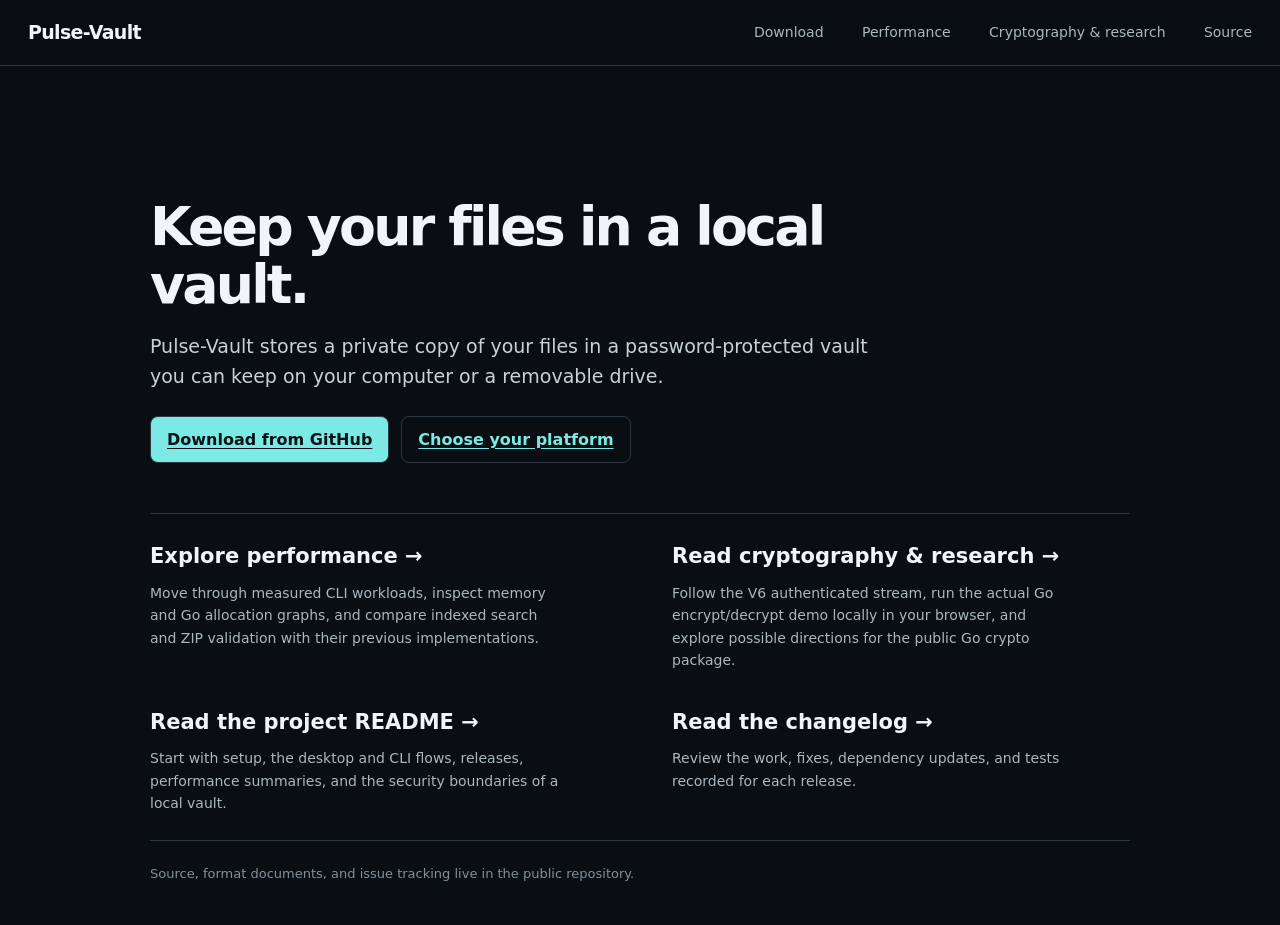
<file: docs/index.html>
<!doctype html>
<html lang="en">
  <head>
    <meta charset="utf-8">
    <meta name="viewport" content="width=device-width, initial-scale=1">
    <meta name="color-scheme" content="dark">
    <meta name="description" content="Pulse-Vault engineering notes: measured performance, cryptographic protocol, and research directions.">
    <title>Pulse-Vault field notes</title>
    <link rel="stylesheet" href="./performance/dashboard.css?v=20261107-field-notes">
    <style>
      .field-shell { width: min(980px, calc(100% - 48px)); margin: 0 auto; }
      .field-intro { padding: clamp(64px, 11vw, 132px) 0 50px; }
      .field-intro h1 { max-width: 820px; }
      .field-intro p:not(.eyebrow) { max-width: 730px; color: #c6d2d8; font-size: 19px; }
      .field-links { display: grid; grid-template-columns: repeat(2, minmax(0, 1fr)); gap: 34px 64px; padding: 26px 0; border-top: 1px solid var(--line); }
      .field-links a { display: block; margin-bottom: 8px; color: var(--text); font-size: 21px; font-weight: 650; text-decoration: none; }
      .field-links a:hover { color: var(--cyan-soft); }
      .field-actions { display: flex; flex-wrap: wrap; gap: 12px; margin-top: 24px; }
      .field-actions a { padding: 10px 16px; border: 1px solid var(--line); border-radius: 8px; font-weight: 650; }
      .field-actions a:first-child { background: var(--cyan-soft); color: #081317; }
      .field-links p { max-width: 410px; margin: 0; color: var(--muted); font-size: 14px; }
      .field-foot { padding: 23px 0 40px; border-top: 1px solid var(--line); color: var(--dim); font-size: 13px; }
      @media (max-width: 600px) {
        .field-shell { width: min(980px, calc(100% - 36px)); }
        .field-links { grid-template-columns: minmax(0, 1fr); gap: 22px; }
        .field-intro p:not(.eyebrow) { font-size: 17px; }
      }
    </style>
  </head>
  <body>
    <header class="site-header">
      <a class="wordmark" href="https://github.com/Z3r0s/Pulse-Vault">Pulse-Vault</a>
      <nav aria-label="Page navigation">
        <a href="https://github.com/Z3r0s/Pulse-Vault/releases/latest">Download</a>
        <a href="./performance/">Performance</a>
        <a href="./crypto/">Cryptography &amp; research</a>
        <a href="https://github.com/Z3r0s/Pulse-Vault">Source</a>
      </nav>
    </header>
    <main class="field-shell">
      <section class="field-intro">
        <h1>Keep your files in a local vault.</h1>
        <p>Pulse-Vault stores a private copy of your files in a password-protected vault you can keep on your computer or a removable drive.</p>
        <div class="field-actions">
          <a href="https://github.com/Z3r0s/Pulse-Vault/releases/latest">Download from GitHub</a>
          <a href="https://github.com/Z3r0s/Pulse-Vault/blob/main/docs/DOWNLOADS.md">Choose your platform</a>
        </div>
      </section>
      <section class="field-links" aria-label="Field notes">
        <article>
          <a href="./performance/">Explore performance →</a>
          <p>Move through measured CLI workloads, inspect memory and Go allocation graphs, and compare indexed search and ZIP validation with their previous implementations.</p>
        </article>
        <article>
          <a href="./crypto/">Read cryptography &amp; research →</a>
          <p>Follow the V6 authenticated stream, run the actual Go encrypt/decrypt demo locally in your browser, and explore possible directions for the public Go crypto package.</p>
        </article>
        <article>
          <a href="https://github.com/Z3r0s/Pulse-Vault/blob/main/README.md">Read the project README →</a>
          <p>Start with setup, the desktop and CLI flows, releases, performance summaries, and the security boundaries of a local vault.</p>
        </article>
        <article>
          <a href="https://github.com/Z3r0s/Pulse-Vault/blob/main/CHANGELOG.md">Read the changelog →</a>
          <p>Review the work, fixes, dependency updates, and tests recorded for each release.</p>
        </article>
      </section>
      <footer class="field-foot">Source, format documents, and issue tracking live in the public repository.</footer>
    </main>
  </body>
</html>
</file>
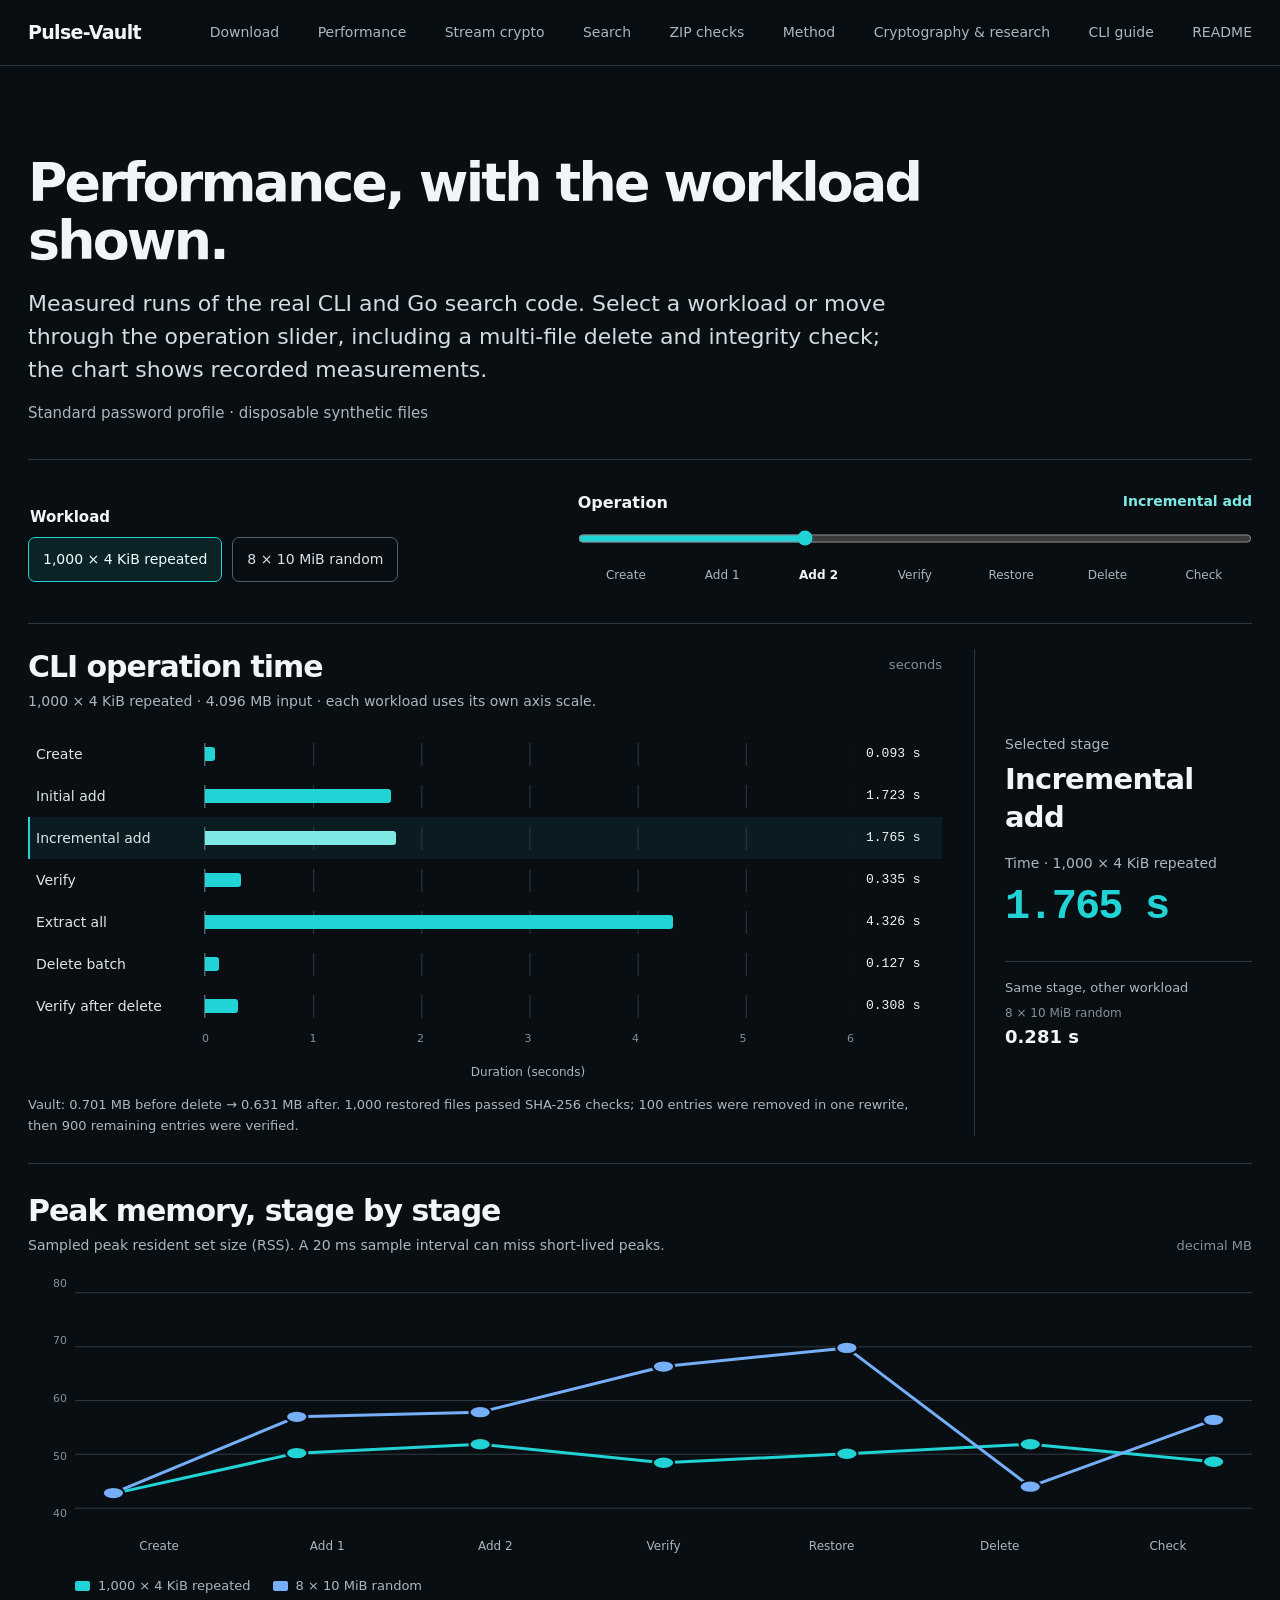
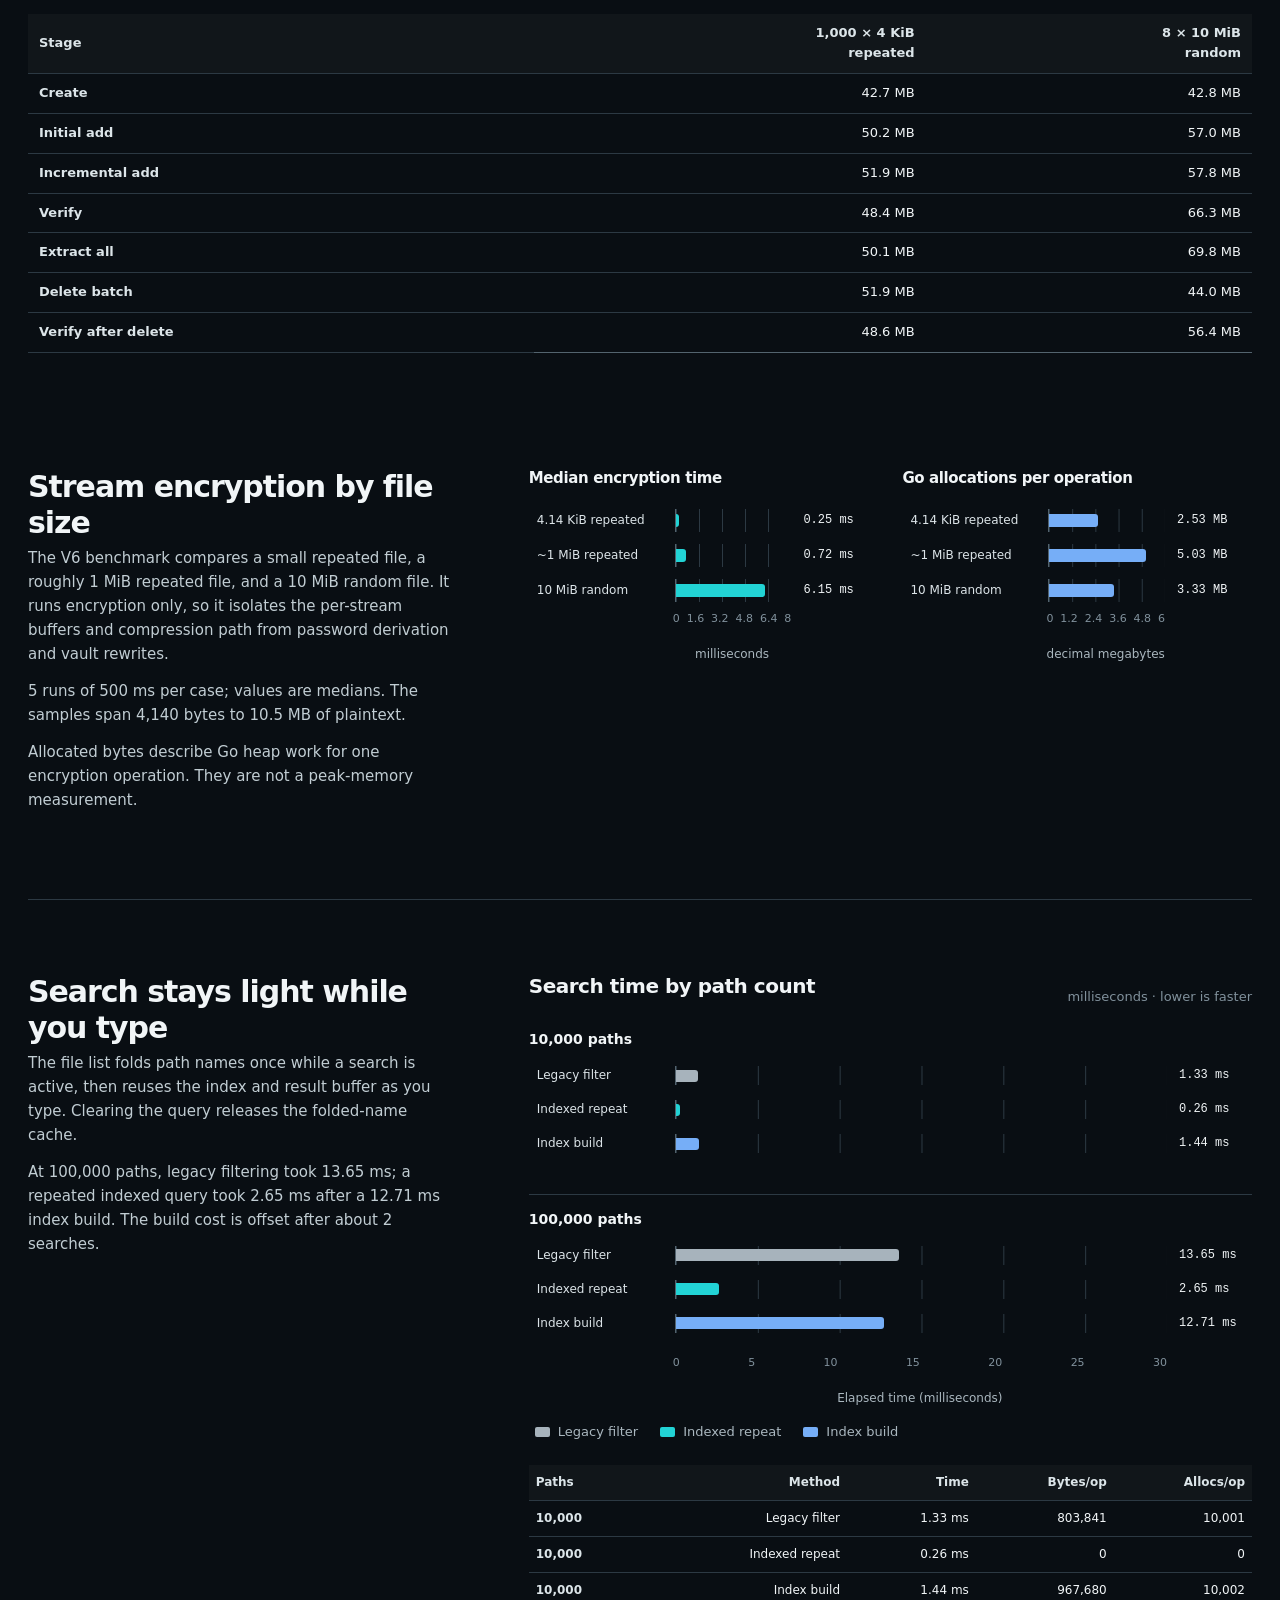
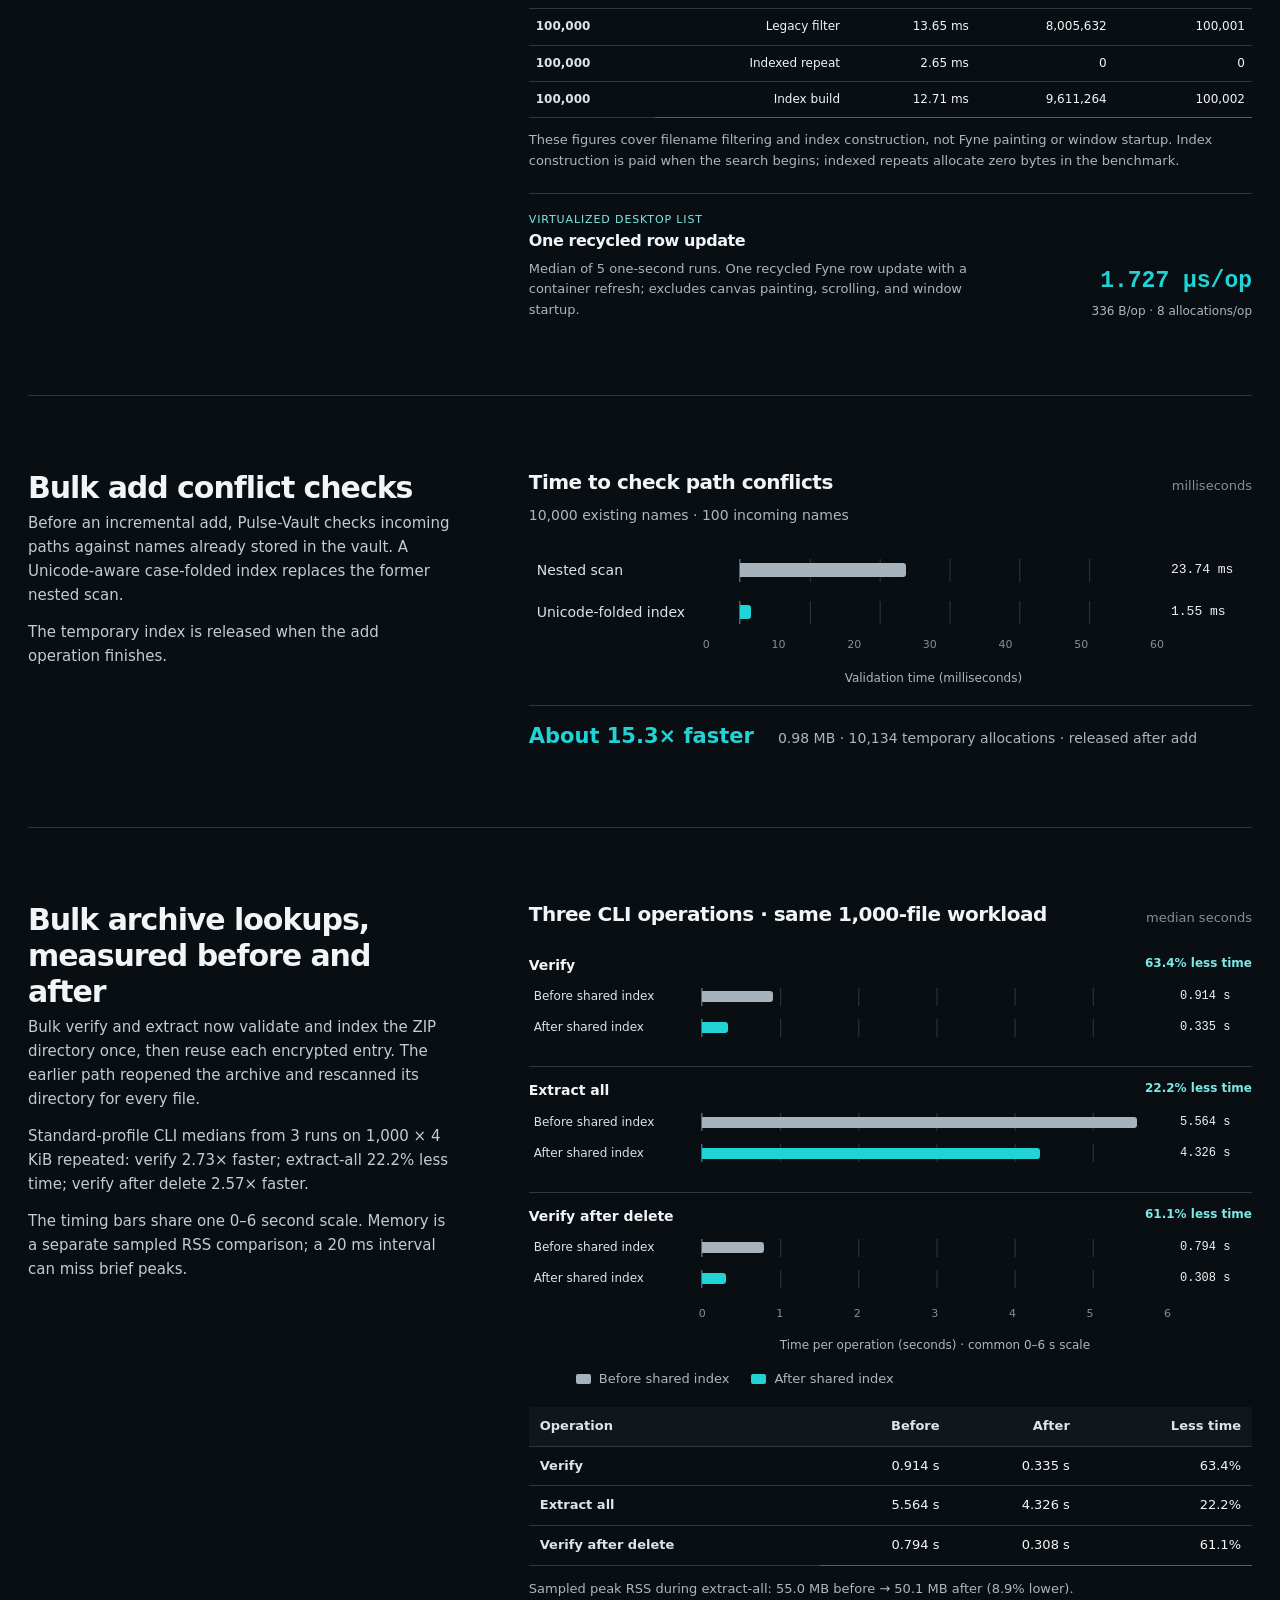
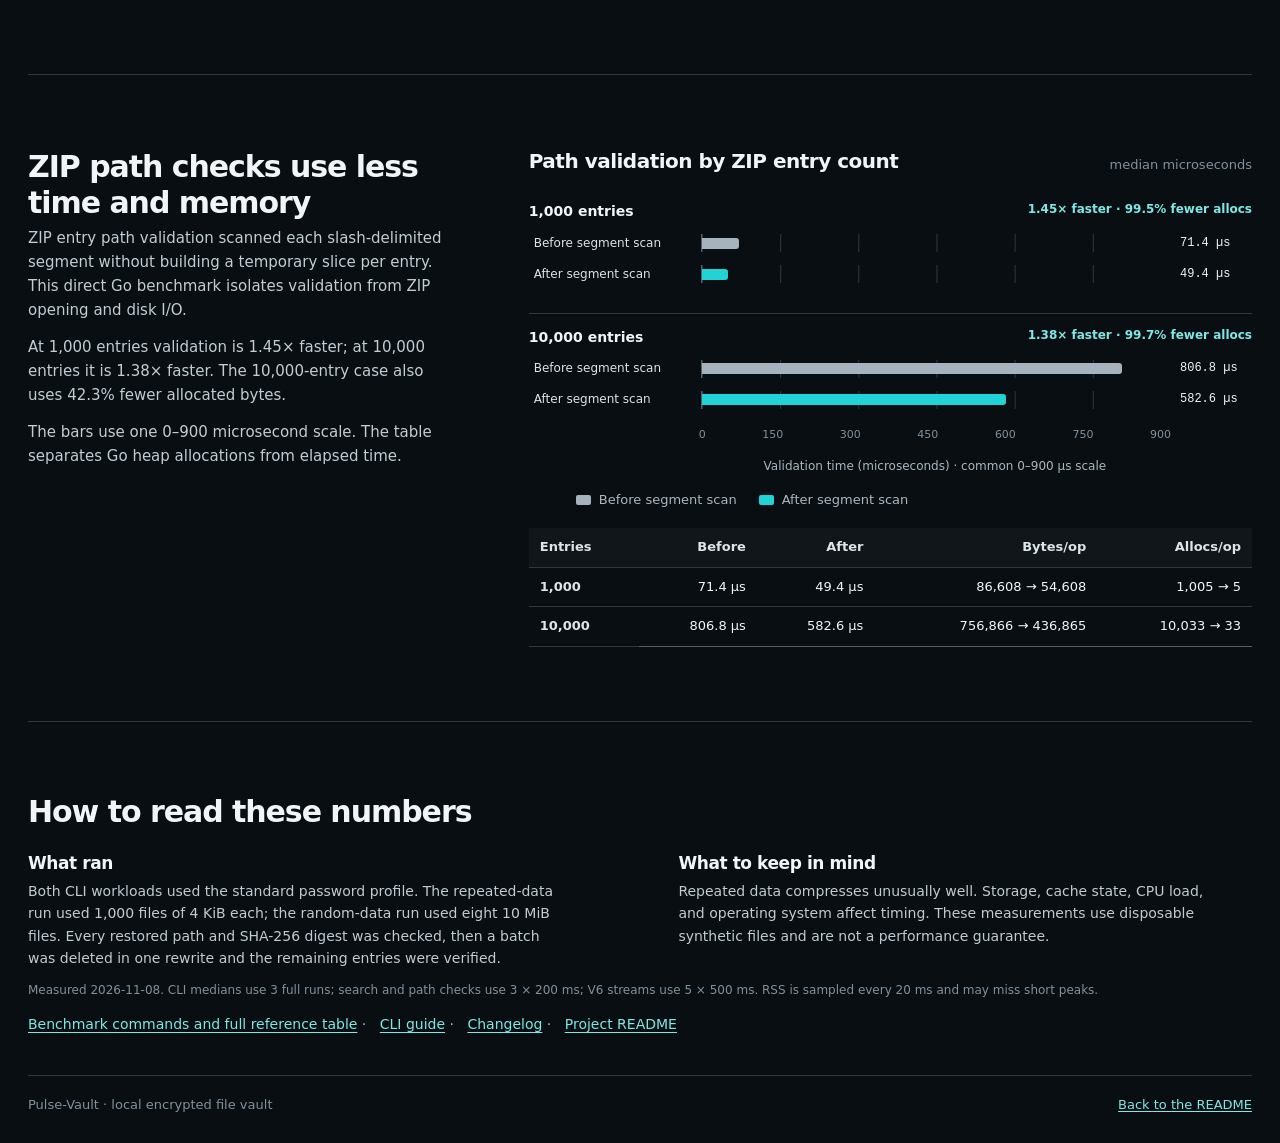
<file: docs/performance/index.html>
<!doctype html>
<html lang="en">
  <head>
    <meta charset="utf-8">
    <meta name="viewport" content="width=device-width, initial-scale=1">
    <meta name="color-scheme" content="dark">
    <meta name="description" content="Measured CLI, stream-encryption, ZIP-validation, bulk archive, and GUI-search benchmarks for Pulse-Vault, with workload controls, graphs, and methodology.">
    <title>Performance explorer · Pulse-Vault</title>
    <link rel="stylesheet" href="./dashboard.css?v=20261108-row-update">
    <script src="./dashboard.js?v=20261108-row-update" defer></script>
  </head>
  <body>
    <header class="site-header">
      <a class="wordmark" href="https://github.com/Z3r0s/Pulse-Vault#readme" aria-label="Pulse-Vault README">Pulse-Vault</a>
      <nav aria-label="Page navigation">
        <a href="https://github.com/Z3r0s/Pulse-Vault/releases/latest">Download</a>
        <a href="#overview">Performance</a>
        <a href="#crypto">Stream crypto</a>
        <a href="#search">Search</a>
        <a href="#zip-validation-heading">ZIP checks</a>
        <a href="#method">Method</a>
        <a href="../crypto/">Cryptography &amp; research</a>
        <a href="https://github.com/Z3r0s/Pulse-Vault/blob/main/docs/CLI_GUIDE.md">CLI guide</a>
        <a href="https://github.com/Z3r0s/Pulse-Vault#readme">README</a>
      </nav>
    </header>

    <main id="overview" class="page-shell">
      <section class="intro" aria-labelledby="page-title">
        <h1 id="page-title">Performance, with the workload shown.</h1>
        <p class="lede">Measured runs of the real CLI and Go search code. Select a workload or move through the operation slider, including a multi-file delete and integrity check; the chart shows recorded measurements.</p>
        <p class="environment" id="environment">Loading benchmark environment…</p>
      </section>

      <section class="operation-section" aria-labelledby="operation-heading">
        <div class="controls-row">
          <fieldset class="workload-control">
            <legend>Workload</legend>
            <label class="workload-option">
              <input type="radio" name="workload" value="repeated" checked>
              <span>1,000 × 4 KiB repeated</span>
            </label>
            <label class="workload-option">
              <input type="radio" name="workload" value="random">
              <span>8 × 10 MiB random</span>
            </label>
          </fieldset>

          <div class="stage-control">
            <label for="stage-slider">Operation <output id="stage-output" for="stage-slider">Incremental add</output></label>
            <input id="stage-slider" type="range" min="0" max="6" step="1" value="2" aria-valuetext="Incremental add">
            <div class="stage-labels" id="stage-labels"></div>
          </div>
        </div>

        <div class="operation-layout">
          <div class="operation-chart-wrap">
            <div class="chart-heading">
              <div>
                <h2 id="operation-heading">CLI operation time</h2>
                <p id="workload-summary" class="chart-note">Each workload has its own time scale; the readout also shows the other workload's value for the selected stage.</p>
              </div>
              <span class="unit-label">seconds</span>
            </div>
            <div id="operation-chart" class="horizontal-chart" role="group" aria-label="Measured duration for each CLI operation"></div>
          <p class="chart-caption" id="operation-caption"></p>
          </div>

          <aside class="selected-stage" aria-live="polite" aria-atomic="true">
            <p class="detail-label">Selected stage</p>
            <h3 id="selected-stage-name">Incremental add</h3>
            <p class="detail-label" id="selected-workload-name"></p>
            <p class="selected-time" id="selected-time">—</p>
            <div class="comparison">
              <p>Same stage, other workload</p>
              <span class="comparison-workload" id="other-workload-name"></span>
              <strong id="other-workload-time">—</strong>
            </div>
          </aside>
        </div>

        <section class="rss-section" aria-labelledby="rss-heading">
          <div class="section-heading compact-heading">
            <div>
              <h2 id="rss-heading">Peak memory, stage by stage</h2>
              <p>Sampled peak resident set size (RSS). A 20 ms sample interval can miss short-lived peaks.</p>
            </div>
            <span class="unit-label">decimal MB</span>
          </div>
          <div class="rss-chart" id="rss-chart"></div>
          <div class="table-scroll">
            <table class="data-table" id="rss-table">
              <caption>Peak resident memory sampled during each CLI operation</caption>
            </table>
          </div>
        </section>
      </section>

      <section id="crypto" class="detail-section crypto-section" aria-labelledby="crypto-heading">
        <div class="section-copy">
          <h2 id="crypto-heading">Stream encryption by file size</h2>
          <p>The V6 benchmark compares a small repeated file, a roughly 1 MiB repeated file, and a 10 MiB random file. It runs encryption only, so it isolates the per-stream buffers and compression path from password derivation and vault rewrites.</p>
          <p id="crypto-summary">Loading V6 stream benchmark results…</p>
          <p class="chart-caption">Allocated bytes describe Go heap work for one encryption operation. They are not a peak-memory measurement.</p>
        </div>
        <div class="crypto-visual">
          <div id="crypto-chart" class="crypto-metric-grid" role="group" aria-label="V6 stream encryption time and Go allocations for three synthetic file sizes"></div>
        </div>
      </section>

      <section id="search" class="detail-section search-section" aria-labelledby="search-heading">
        <div class="section-copy">
          <h2 id="search-heading">Search stays light while you type</h2>
          <p>The file list folds path names once while a search is active, then reuses the index and result buffer as you type. Clearing the query releases the folded-name cache.</p>
          <p id="search-summary">Loading search benchmark summary…</p>
        </div>
        <div class="search-visual">
          <div class="chart-heading">
            <h3>Search time by path count</h3>
            <span class="unit-label">milliseconds · lower is faster</span>
          </div>
          <div id="search-chart" class="search-chart" role="group" aria-label="Path filter time and one-time index build"></div>
          <div class="legend" aria-label="Chart legend">
            <span><i class="swatch swatch-legacy"></i>Legacy filter</span>
            <span><i class="swatch swatch-indexed"></i>Indexed repeat</span>
            <span><i class="swatch swatch-build"></i>Index build</span>
          </div>
          <div class="table-scroll">
            <table class="data-table" id="search-table">
              <caption>Time, allocated bytes, and allocations per operation</caption>
            </table>
          </div>
          <p class="chart-caption">These figures cover filename filtering and index construction, not Fyne painting or window startup. Index construction is paid when the search begins; indexed repeats allocate zero bytes in the benchmark.</p>
          <div class="gui-row-result" id="gui-row-result" aria-labelledby="gui-row-heading">
            <div>
              <p class="eyebrow">Virtualized desktop list</p>
              <h3 id="gui-row-heading">One recycled row update</h3>
              <p id="gui-row-update-scope" class="chart-caption">Loading GUI row benchmark…</p>
            </div>
            <div class="gui-row-metrics" aria-label="GUI row update benchmark results">
              <strong id="gui-row-update-time">—</strong>
              <span id="gui-row-update-cost">—</span>
            </div>
          </div>
        </div>
      </section>

      <section class="detail-section conflict-section" aria-labelledby="conflict-heading">
        <div class="section-copy">
          <h2 id="conflict-heading">Bulk add conflict checks</h2>
          <p>Before an incremental add, Pulse-Vault checks incoming paths against names already stored in the vault. A Unicode-aware case-folded index replaces the former nested scan.</p>
          <p>The temporary index is released when the add operation finishes.</p>
        </div>
        <div class="conflict-visual">
          <div class="chart-heading">
            <h3>Time to check path conflicts</h3>
            <span class="unit-label">milliseconds</span>
          </div>
          <p id="conflict-input" class="chart-note"></p>
          <div id="conflict-chart" class="horizontal-chart" role="group" aria-label="Path conflict validation time"></div>
          <div class="conflict-result">
            <p class="speedup" id="conflict-speedup"></p>
            <p id="conflict-memory"></p>
          </div>
        </div>
      </section>

      <section class="detail-section archive-lookup-section" aria-labelledby="archive-lookup-heading">
        <div class="section-copy">
          <h2 id="archive-lookup-heading">Bulk archive lookups, measured before and after</h2>
          <p>Bulk verify and extract now validate and index the ZIP directory once, then reuse each encrypted entry. The earlier path reopened the archive and rescanned its directory for every file.</p>
          <p id="archive-lookup-summary">Loading before-and-after measurements…</p>
          <p class="chart-caption">The timing bars share one 0–6 second scale. Memory is a separate sampled RSS comparison; a 20 ms interval can miss brief peaks.</p>
        </div>
        <div class="archive-lookup-visual">
          <div class="chart-heading">
            <h3>Three CLI operations · same 1,000-file workload</h3>
            <span class="unit-label">median seconds</span>
          </div>
          <div id="archive-lookup-chart" class="archive-lookup-chart" role="group" aria-label="Before and after timing for verify, extract all, and verify after delete"></div>
          <div class="legend" aria-label="Chart legend">
            <span><i class="swatch swatch-legacy"></i>Before shared index</span>
            <span><i class="swatch swatch-indexed"></i>After shared index</span>
          </div>
          <div class="table-scroll">
            <table class="data-table" id="archive-lookup-table">
              <caption>Three-run medians and relative time reduction</caption>
            </table>
          </div>
          <p id="archive-lookup-memory" class="chart-caption"></p>
        </div>
      </section>

      <section class="detail-section archive-lookup-section" aria-labelledby="zip-validation-heading">
        <div class="section-copy">
          <h2 id="zip-validation-heading">ZIP path checks use less time and memory</h2>
          <p>ZIP entry path validation scanned each slash-delimited segment without building a temporary slice per entry. This direct Go benchmark isolates validation from ZIP opening and disk I/O.</p>
          <p id="zip-validation-summary">Loading validation measurements…</p>
          <p class="chart-caption">The bars use one 0–900 microsecond scale. The table separates Go heap allocations from elapsed time.</p>
        </div>
        <div class="archive-lookup-visual">
          <div class="chart-heading">
            <h3>Path validation by ZIP entry count</h3>
            <span class="unit-label">median microseconds</span>
          </div>
          <div id="zip-validation-chart" class="archive-lookup-chart" role="group" aria-label="Before and after ZIP entry validation time for archives containing 1,000 and 10,000 entries"></div>
          <div class="legend" aria-label="Chart legend">
            <span><i class="swatch swatch-legacy"></i>Before segment scan</span>
            <span><i class="swatch swatch-indexed"></i>After segment scan</span>
          </div>
          <div class="table-scroll">
            <table class="data-table" id="zip-validation-table">
              <caption>Three-run medians, Go bytes allocated, and allocations per operation</caption>
            </table>
          </div>
        </div>
      </section>

      <section id="method" class="method-section" aria-labelledby="method-heading">
        <h2 id="method-heading">How to read these numbers</h2>
        <div class="method-grid">
          <div>
            <h3>What ran</h3>
            <p>Both CLI workloads used the standard password profile. The repeated-data run used 1,000 files of 4 KiB each; the random-data run used eight 10 MiB files. Every restored path and SHA-256 digest was checked, then a batch was deleted in one rewrite and the remaining entries were verified.</p>
          </div>
          <div>
            <h3>What to keep in mind</h3>
            <p>Repeated data compresses unusually well. Storage, cache state, CPU load, and operating system affect timing. These measurements use disposable synthetic files and are not a performance guarantee.</p>
          </div>
        </div>
        <p id="run-context" class="method-footnote"></p>
        <p class="source-link"><a href="https://github.com/Z3r0s/Pulse-Vault/blob/main/docs/PERFORMANCE.md">Benchmark commands and full reference table</a> · <a href="https://github.com/Z3r0s/Pulse-Vault/blob/main/docs/CLI_GUIDE.md">CLI guide</a> · <a href="https://github.com/Z3r0s/Pulse-Vault/blob/main/CHANGELOG.md">Changelog</a> · <a href="https://github.com/Z3r0s/Pulse-Vault#readme">Project README</a></p>
      </section>
    </main>

    <footer class="site-footer">
      <span>Pulse-Vault · local encrypted file vault</span>
      <a href="https://github.com/Z3r0s/Pulse-Vault#readme">Back to the README</a>
    </footer>
  </body>
</html>
</file>
<file: docs/performance/dashboard.css>
:root {
  color-scheme: dark;
  --bg: #090e13;
  --surface: #10171e;
  --surface-raised: #141e26;
  --line: #2c3943;
  --line-strong: #53636e;
  --text: #f1f5f7;
  --muted: #aab7bf;
  --dim: #81919c;
  --cyan: #22d3d5;
  --cyan-soft: #7ce9e5;
  --blue: #76aef7;
  --gray: #a7b3bc;
  --content: 1240px;
  font-family: Inter, "Segoe UI", system-ui, -apple-system, sans-serif;
  font-synthesis: none;
  text-rendering: optimizeLegibility;
  -webkit-font-smoothing: antialiased;
  -moz-osx-font-smoothing: grayscale;
}

* { box-sizing: border-box; }

html {
  scroll-behavior: smooth;
  scroll-padding-top: 78px;
  background: var(--bg);
}

body {
  margin: 0;
  background: var(--bg);
  color: var(--text);
  font-size: 16px;
  line-height: 1.6;
}

a { color: var(--cyan-soft); text-underline-offset: 0.18em; }
a:hover { color: #c0fffa; }
a:focus-visible, button:focus-visible, input:focus-visible {
  outline: 3px solid var(--cyan);
  outline-offset: 3px;
}

.site-header {
  position: sticky;
  z-index: 5;
  top: 0;
  display: flex;
  min-height: 66px;
  align-items: center;
  justify-content: space-between;
  padding: 0 max(28px, calc((100vw - var(--content)) / 2));
  border-bottom: 1px solid var(--line);
  background: rgb(9 14 19 / 96%);
  backdrop-filter: blur(10px);
}

.wordmark {
  color: var(--text);
  font-size: 19px;
  font-weight: 720;
  letter-spacing: -0.035em;
  text-decoration: none;
}

.site-header nav { display: flex; align-items: center; gap: clamp(18px, 3vw, 42px); }
.site-header nav a { color: var(--muted); font-size: 14px; text-decoration: none; }
.site-header nav a:hover, .site-header nav a:focus-visible { color: var(--text); }

.page-shell { width: min(var(--content), calc(100% - 56px)); margin: 0 auto; }
.intro { padding: clamp(52px, 7vw, 88px) 0 34px; max-width: 980px; }

h1, h2, h3, p { margin-top: 0; }
h1 {
  max-width: 1180px;
  margin-bottom: 18px;
  font-size: clamp(38px, 4.2vw, 60px);
  font-weight: 680;
  letter-spacing: -0.052em;
  line-height: 1.07;
}

.lede { max-width: 860px; margin-bottom: 15px; color: #d2dce1; font-size: clamp(18px, 2.05vw, 22px); line-height: 1.5; }
.environment { margin-bottom: 0; color: var(--muted); font-size: 15px; }
.operation-section { border-top: 1px solid var(--line); padding: 25px 0 42px; }

.controls-row {
  display: grid;
  grid-template-columns: minmax(300px, 1.05fr) minmax(360px, 1.4fr);
  gap: 44px;
  align-items: center;
  padding: 5px 0 26px;
}

fieldset { min-width: 0; margin: 0; padding: 0; border: 0; }
.workload-control { display: flex; flex-wrap: wrap; gap: 10px; }
.workload-control legend { width: 100%; margin-bottom: 8px; color: var(--text); font-size: 15px; font-weight: 650; }
.workload-option { position: relative; display: block; cursor: pointer; }
.workload-option input { position: absolute; width: 1px; height: 1px; opacity: 0; }
.workload-option span {
  display: block;
  padding: 10px 14px;
  border: 1px solid var(--line-strong);
  border-radius: 7px;
  color: #d7e0e5;
  font-size: 14px;
  transition: border-color 120ms ease, background-color 120ms ease, color 120ms ease;
}
.workload-option:hover span { border-color: var(--cyan); }
.workload-option input:checked + span { border-color: var(--cyan); background: rgb(34 211 213 / 10%); color: #efffff; }
.workload-option input:focus-visible + span { outline: 3px solid var(--cyan); outline-offset: 3px; }

.stage-control > label { display: flex; justify-content: space-between; gap: 16px; margin-bottom: 10px; font-weight: 650; }
.stage-control output { color: var(--cyan-soft); font-size: 14px; font-weight: 600; text-align: right; }
input[type="range"] {
  display: block;
  width: 100%;
  height: 25px;
  margin: 0;
  accent-color: var(--cyan);
  cursor: pointer;
}
.stage-labels { display: grid; grid-template-columns: repeat(7, minmax(0, 1fr)); margin-top: 4px; }
.stage-labels button {
  min-height: 42px;
  padding: 2px 4px;
  border: 0;
  background: transparent;
  color: var(--muted);
  font: inherit;
  font-size: 12px;
  line-height: 1.25;
  text-align: center;
  cursor: pointer;
}
.stage-labels button[aria-pressed="true"] { color: var(--text); font-weight: 650; }

.operation-layout {
  display: grid;
  grid-template-columns: minmax(0, 1fr) minmax(220px, 278px);
  gap: 32px;
  align-items: stretch;
  padding: 25px 0 27px;
  border-top: 1px solid var(--line);
  border-bottom: 1px solid var(--line);
}

.chart-heading, .section-heading { display: flex; align-items: flex-start; justify-content: space-between; gap: 22px; }
h2 { margin-bottom: 5px; font-size: clamp(23px, 2.5vw, 30px); font-weight: 650; letter-spacing: -0.035em; line-height: 1.2; }
h3 { margin-bottom: 8px; font-size: 20px; font-weight: 650; letter-spacing: -0.025em; line-height: 1.28; }
.chart-note, .chart-heading p, .section-heading p { margin-bottom: 0; color: var(--muted); font-size: 14px; }
.unit-label { flex: 0 0 auto; padding-top: 6px; color: var(--dim); font-size: 13px; font-variant-numeric: tabular-nums; }
.horizontal-chart { margin-top: 21px; }

.bar-row {
  display: grid;
  grid-template-columns: minmax(116px, 156px) minmax(0, 1fr) 70px;
  gap: 12px;
  align-items: center;
  width: 100%;
  min-height: 42px;
  padding: 3px 6px;
  border: 0;
  border-left: 2px solid transparent;
  background: transparent;
  color: var(--text);
  font: inherit;
  text-align: left;
}
button.bar-row { cursor: pointer; }
button.bar-row:hover, button.bar-row[aria-pressed="true"] { border-left-color: var(--cyan); background: rgb(34 211 213 / 7%); }
.bar-name { color: #dce4e8; font-size: 14px; }
.bar-track {
  position: relative;
  display: flex;
  height: 23px;
  align-items: center;
  background-image: linear-gradient(to right, var(--line) 1px, transparent 1px);
  background-size: var(--tick-step, 20%) 100%;
  border-left: 1px solid var(--line-strong);
}
.bar-fill { display: block; height: 14px; min-width: 2px; border-radius: 0 3px 3px 0; background: var(--cyan); transition: width 180ms ease; }
.bar-row[aria-pressed="true"] .bar-fill { background: var(--cyan-soft); }
.bar-value { color: var(--text); font-family: ui-monospace, "Cascadia Code", Consolas, monospace; font-size: 13px; font-variant-numeric: tabular-nums; white-space: nowrap; }
.axis-row { display: grid; grid-template-columns: minmax(116px, 156px) minmax(0, 1fr) 70px; gap: 12px; padding: 3px 6px 0; }
.axis-ticks { display: flex; justify-content: space-between; color: var(--dim); font-size: 11px; font-variant-numeric: tabular-nums; }
.axis-unit { grid-column: 2; margin-top: 3px; color: var(--muted); font-size: 12px; text-align: center; }
.chart-caption { margin: 13px 0 0; color: var(--muted); font-size: 13px; }

.selected-stage { display: flex; flex-direction: column; justify-content: center; padding: 7px 0 7px 30px; border-left: 1px solid var(--line); }
.detail-label { margin-bottom: 6px; color: var(--muted); font-size: 14px; }
.selected-stage h3 { margin-bottom: 16px; font-size: clamp(22px, 2.6vw, 29px); }
.selected-time { margin: -6px 0 20px; color: var(--cyan); font-family: ui-monospace, "Cascadia Code", Consolas, monospace; font-size: clamp(30px, 3.7vw, 42px); font-weight: 700; font-variant-numeric: tabular-nums; letter-spacing: -0.045em; }
.comparison { padding-top: 16px; border-top: 1px solid var(--line); }
.comparison p { margin-bottom: 5px; color: var(--muted); font-size: 13px; }
.comparison-workload { display: block; color: var(--dim); font-size: 12px; }
.comparison strong { display: block; color: var(--text); font-size: 18px; font-variant-numeric: tabular-nums; }

.rss-section { padding-top: 29px; }
.compact-heading { align-items: flex-end; }
.rss-chart { display: grid; grid-template-columns: 39px minmax(0, 1fr); gap: 8px; margin-top: 16px; }
.rss-y-axis { display: flex; flex-direction: column; justify-content: space-between; padding: 2px 0 5px; color: var(--dim); font-size: 11px; font-variant-numeric: tabular-nums; text-align: right; }
.rss-plot { position: relative; min-width: 0; }
.rss-plot svg { display: block; width: 100%; height: clamp(180px, 24vw, 255px); overflow: visible; }
.rss-gridline { stroke: var(--line); stroke-width: 1; vector-effect: non-scaling-stroke; }
.rss-line { fill: none; stroke-width: 3; stroke-linecap: round; stroke-linejoin: round; vector-effect: non-scaling-stroke; }
.rss-line-repeated { stroke: var(--cyan); }
.rss-line-random { stroke: var(--blue); }
.rss-point { stroke: var(--bg); stroke-width: 2; vector-effect: non-scaling-stroke; }
.rss-point-repeated { fill: var(--cyan); }
.rss-point-random { fill: var(--blue); }
.rss-stage-labels { grid-column: 1 / -1; display: grid; grid-template-columns: repeat(7, minmax(0, 1fr)); margin: 3px 0 0 47px; color: var(--muted); font-size: 12px; line-height: 1.25; text-align: center; }
.legend { display: flex; flex-wrap: wrap; gap: 10px 22px; margin: 14px 0 0 47px; color: var(--muted); font-size: 13px; }
.rss-chart > .legend { grid-column: 1 / -1; }
.legend span { display: inline-flex; align-items: center; gap: 8px; }
.swatch { display: inline-block; width: 15px; height: 10px; border-radius: 2px; }
.swatch-repeated { background: var(--cyan); }
.swatch-random { background: var(--blue); }
.swatch-legacy { background: var(--gray); }
.swatch-indexed { background: var(--cyan); }
.swatch-build { background: var(--blue); }
.table-scroll { max-width: 100%; overflow-x: auto; margin-top: 17px; }
.data-table { width: 100%; border-collapse: collapse; font-size: 13px; font-variant-numeric: tabular-nums; }
.data-table caption { padding: 0 0 7px; color: var(--muted); font-size: 12px; text-align: left; }
.data-table th, .data-table td { padding: 9px 11px; border-bottom: 1px solid var(--line); text-align: right; }
.data-table th { color: #dce5e9; font-weight: 620; }
.data-table th:first-child, .data-table td:first-child { text-align: left; }
.data-table thead th { background: rgb(255 255 255 / 3%); }
.data-table tbody tr:last-child td { border-bottom-color: var(--line-strong); }

.detail-section { display: grid; grid-template-columns: minmax(250px, 0.85fr) minmax(0, 1.45fr); gap: clamp(34px, 6vw, 80px); padding: clamp(42px, 6vw, 74px) 0; border-bottom: 1px solid var(--line); }
.section-copy p { max-width: 480px; margin-bottom: 13px; color: #c1cdd3; font-size: 15px; }
.search-visual, .conflict-visual, .crypto-visual, .archive-lookup-visual { min-width: 0; }
.crypto-metric-grid { display: grid; grid-template-columns: repeat(2, minmax(0, 1fr)); gap: 24px; }
.crypto-metric h3 { margin: 0 0 15px; color: var(--text); font-size: 15px; }
.crypto-metric .bar-row { grid-template-columns: minmax(92px, 126px) minmax(0, 1fr) 69px; min-height: 35px; }
.crypto-metric .bar-name { font-size: 12px; }
.crypto-metric .bar-value { font-size: 12px; }
.crypto-metric .bar-fill { height: 13px; }
.crypto-metric .bar-fill.time { background: var(--cyan); }
.crypto-metric .bar-fill.allocation { background: var(--blue); }
.crypto-axis { display: grid; grid-template-columns: minmax(92px, 126px) minmax(0, 1fr) 69px; gap: 12px; padding: 2px 6px 0; }
.crypto-axis .axis-ticks { grid-column: 2; }
.crypto-axis .axis-unit { margin-top: 5px; }
.crypto-metric .crypto-axis { grid-template-columns: minmax(92px, 126px) minmax(0, 1fr) 69px; }
.search-visual .chart-heading { align-items: flex-end; }
.search-chart { margin-top: 21px; }
.search-group { padding: 0 0 14px; }
.search-group + .search-group { margin-top: 19px; padding-top: 13px; border-top: 1px solid var(--line); }
.search-group h4 { margin: 0 0 8px; color: var(--text); font-size: 14px; font-weight: 650; }
.search-group .bar-row { grid-template-columns: minmax(92px, 126px) minmax(0, 1fr) 67px; min-height: 34px; }
.search-group .bar-name { font-size: 12px; }
.search-group .bar-track { height: 19px; background-size: var(--tick-step, 20%) 100%; }
.search-group .bar-fill { height: 12px; }
.search-group .bar-value { font-size: 12px; }
.search-group .bar-fill.legacy { background: var(--gray); }
.search-group .bar-fill.indexed { background: var(--cyan); }
.search-group .bar-fill.build { background: var(--blue); }
.search-axis { display: grid; grid-template-columns: minmax(92px, 126px) minmax(0, 1fr) 67px; gap: 12px; padding: 0 6px; }
.search-axis .axis-ticks { grid-column: 2; }
.search-axis .axis-unit { margin-top: 5px; }
.search-visual .legend { margin-left: 6px; }
.search-visual .table-scroll { margin-top: 22px; }
.search-visual .data-table { font-size: 12px; }
.search-visual .data-table th, .search-visual .data-table td { padding: 8px 7px; }
.search-visual .chart-caption { margin-top: 12px; }
.gui-row-result { display: flex; justify-content: space-between; align-items: flex-end; gap: 20px; margin-top: 21px; padding-top: 17px; border-top: 1px solid var(--line); scroll-margin-top: 92px; }
.gui-row-result .eyebrow { margin: 0 0 3px; color: var(--cyan-soft); font-size: 11px; letter-spacing: 0.08em; text-transform: uppercase; }
.gui-row-result h3 { margin: 0; font-size: 16px; }
.gui-row-result .chart-caption { max-width: 480px; margin-top: 7px; }
.gui-row-metrics { display: flex; flex: 0 0 auto; flex-direction: column; align-items: flex-end; gap: 2px; font-variant-numeric: tabular-nums; }
.gui-row-metrics strong { color: var(--cyan); font-family: ui-monospace, "Cascadia Code", Consolas, monospace; font-size: 23px; white-space: nowrap; }
.gui-row-metrics span { color: var(--muted); font-size: 12px; text-align: right; white-space: nowrap; }

.conflict-section { grid-template-columns: minmax(250px, 0.85fr) minmax(0, 1.45fr); }
.conflict-visual .horizontal-chart { margin-top: 23px; }
.conflict-visual .bar-row { grid-template-columns: minmax(144px, 190px) minmax(0, 1fr) 75px; }
.conflict-visual .bar-fill.baseline { background: var(--gray); }
.conflict-visual .bar-fill.optimized { background: var(--cyan); }
.conflict-result { display: flex; flex-wrap: wrap; align-items: baseline; gap: 8px 24px; margin: 17px 0 0; padding-top: 14px; border-top: 1px solid var(--line); }
.conflict-result p { margin: 0; color: var(--muted); font-size: 14px; }
.conflict-result .speedup { color: var(--cyan); font-size: 21px; font-weight: 700; }

.archive-lookup-chart { margin-top: 18px; }
.archive-lookup-group { padding: 0 0 11px; }
.archive-lookup-group + .archive-lookup-group { margin-top: 12px; padding-top: 12px; border-top: 1px solid var(--line); }
.archive-lookup-group h4 { display: flex; justify-content: space-between; gap: 12px; margin: 0 0 5px; color: var(--text); font-size: 14px; }
.archive-lookup-group h4 span { color: var(--cyan-soft); font-size: 12px; font-weight: 600; white-space: nowrap; }
#zip-validation-chart .archive-lookup-group h4 { flex-wrap: wrap; }
#zip-validation-chart .archive-lookup-group h4 span { white-space: normal; }
.archive-lookup-group .bar-row { grid-template-columns: minmax(126px, 158px) minmax(0, 1fr) 69px; gap: 9px; min-height: 31px; padding-inline: 3px; }
.archive-lookup-group .bar-name { font-size: 12px; }
.archive-lookup-group .bar-value { font-size: 12px; }
.archive-lookup-group .bar-track { height: 18px; background-size: var(--tick-step, 16.6667%) 100%; }
.archive-lookup-group .bar-fill { height: 11px; }
.archive-lookup-group .bar-fill.baseline { background: var(--gray); }
.archive-lookup-group .bar-fill.indexed { background: var(--cyan); }
.archive-lookup-axis { display: grid; grid-template-columns: minmax(126px, 158px) minmax(0, 1fr) 69px; gap: 9px; padding: 0 3px; }
.archive-lookup-axis .axis-ticks { grid-column: 2; }
.archive-lookup-axis .axis-unit { margin-top: 4px; }
.archive-lookup-memory { margin-top: 20px; padding-top: 16px; border-top: 1px solid var(--line); }
.archive-lookup-memory h4 { margin: 0 0 8px; color: var(--text); font-size: 14px; }
.archive-lookup-memory .bar-row { grid-template-columns: minmax(126px, 158px) minmax(0, 1fr) 69px; gap: 9px; min-height: 31px; padding-inline: 3px; }
.archive-lookup-memory .bar-name { font-size: 12px; }
.archive-lookup-memory .bar-value { font-size: 12px; }
.archive-lookup-memory .bar-track { height: 18px; background-size: 12.5% 100%; }
.archive-lookup-memory .bar-fill { height: 11px; }
.archive-lookup-memory .bar-fill.baseline { background: var(--gray); }
.archive-lookup-memory .bar-fill.indexed { background: var(--blue); }

.method-section { padding: clamp(44px, 6vw, 72px) 0 40px; }
.method-grid { display: grid; grid-template-columns: repeat(2, minmax(0, 1fr)); gap: clamp(24px, 6vw, 80px); margin: 23px 0 12px; }
.method-grid h3 { margin-bottom: 5px; font-size: 17px; }
.method-grid p { max-width: 530px; margin-bottom: 0; color: #c0cbd1; font-size: 14px; }
.method-footnote { color: var(--dim); font-size: 12px; }
.source-link { margin-bottom: 0; color: var(--muted); font-size: 14px; }
.source-link a + a { margin-left: 9px; }
.site-footer { display: flex; justify-content: space-between; gap: 16px; width: min(var(--content), calc(100% - 56px)); margin: 0 auto; padding: 19px 0 27px; border-top: 1px solid var(--line); color: var(--dim); font-size: 13px; }

.loading-message { padding: 30px; color: var(--muted); }
.error-message { color: #ffb6a9; }
.sr-only { position: absolute; width: 1px; height: 1px; padding: 0; margin: -1px; overflow: hidden; clip: rect(0, 0, 0, 0); white-space: nowrap; border: 0; }

@media (max-width: 1080px) {
  .crypto-metric-grid { grid-template-columns: minmax(0, 1fr); gap: 19px; }
}

@media (max-width: 880px) {
  .controls-row { grid-template-columns: 1fr; gap: 23px; }
  .operation-layout { grid-template-columns: minmax(0, 1fr) minmax(190px, 230px); gap: 22px; }
  .detail-section { grid-template-columns: minmax(190px, 0.72fr) minmax(0, 1.28fr); gap: 34px; }
}

@media (max-width: 640px) {
  html { scroll-padding-top: 14px; }
  body { font-size: 15px; }
  .site-header { position: static; min-height: 58px; flex-wrap: wrap; gap: 7px 14px; padding: 11px 19px 9px; }
  .wordmark { font-size: 18px; }
  .site-header nav { order: 2; width: 100%; flex-wrap: wrap; justify-content: flex-start; gap: 8px 16px; }
  .site-header nav a { flex: 0 0 auto; font-size: 12px; white-space: nowrap; }
  .page-shell, .site-footer { width: calc(100% - 38px); }
  .intro { padding: 43px 0 27px; }
  h1 { font-size: clamp(34px, 8.9vw, 40px); letter-spacing: -0.05em; }
  .lede { font-size: 17px; }
  .environment { font-size: 13px; }
  .operation-section { padding-top: 20px; }
  .controls-row { gap: 25px; padding-bottom: 17px; }
  .workload-option { flex: 1 1 100%; }
  .workload-option span { width: 100%; text-align: center; }
  .stage-control > label { margin-bottom: 5px; font-size: 14px; }
  .stage-control output { font-size: 13px; }
  .stage-labels { gap: 0; }
  .stage-labels button { min-height: 52px; padding: 2px 1px; font-size: 9px; }
  .operation-layout { grid-template-columns: minmax(0, 1fr); gap: 19px; padding: 22px 0; }
  .chart-heading { gap: 12px; }
  h2 { font-size: 23px; }
  h3 { font-size: 18px; }
  .chart-note, .chart-heading p, .section-heading p { font-size: 13px; }
  .unit-label { max-width: 112px; font-size: 11px; text-align: right; white-space: normal; }
  .horizontal-chart { margin-top: 17px; }
  .bar-row { grid-template-columns: minmax(91px, 112px) minmax(0, 1fr) 62px; gap: 7px; min-height: 41px; padding-inline: 3px; }
  .bar-name { font-size: 12px; line-height: 1.25; }
  .bar-value { font-size: 11px; }
  .axis-row { grid-template-columns: minmax(91px, 112px) minmax(0, 1fr) 62px; gap: 7px; padding-inline: 3px; }
  .axis-ticks { font-size: 10px; }
  .selected-stage { display: grid; grid-template-columns: 1fr auto; align-items: center; gap: 3px 12px; padding: 12px 0 0; border-top: 1px solid var(--line); border-left: 0; }
  .selected-stage .detail-label:first-child, .selected-stage h3 { grid-column: 1; }
  .selected-stage .detail-label:nth-of-type(2) { grid-column: 1; grid-row: 3; margin-bottom: 0; }
  .selected-stage h3 { margin-bottom: 3px; font-size: 19px; }
  .selected-time { grid-column: 2; grid-row: 1 / 4; margin: 0; font-size: 29px; }
  .comparison { grid-column: 1 / -1; width: 100%; margin-top: 8px; padding-top: 10px; }
  .comparison strong { font-size: 16px; }
  .rss-section { padding-top: 24px; }
  .rss-chart { grid-template-columns: 31px minmax(0, 1fr); gap: 4px; }
  .rss-plot svg { height: 176px; }
  .rss-y-axis { font-size: 10px; }
  .rss-stage-labels { margin-left: 35px; font-size: 9px; }
  .legend { margin-left: 35px; gap: 9px 15px; font-size: 12px; }
  .table-scroll { margin-top: 13px; }
  .data-table { min-width: 0; font-size: 11px; }
  .data-table th, .data-table td { padding: 8px 5px; }
  .data-table th { overflow-wrap: anywhere; }
  .data-table caption { font-size: 11px; }
  .detail-section { grid-template-columns: minmax(0, 1fr); gap: 24px; padding: 39px 0; }
  .section-copy p { font-size: 14px; }
  .search-visual .chart-heading { align-items: flex-start; }
  .search-group .bar-row { grid-template-columns: minmax(83px, 104px) minmax(0, 1fr) 55px; gap: 5px; padding-inline: 2px; }
  .search-group .bar-name { font-size: 11px; }
  .search-group .bar-value { font-size: 10px; }
  .search-axis { grid-template-columns: minmax(83px, 104px) minmax(0, 1fr) 55px; gap: 5px; padding-inline: 2px; }
  .search-visual .legend { margin-left: 0; gap: 8px 12px; font-size: 11px; }
  .search-visual .legend span { gap: 5px; }
  .search-visual .swatch { width: 11px; }
  .search-visual .data-table { font-size: 10px; }
  .search-visual .data-table th, .search-visual .data-table td { padding: 7px 4px; }
  .gui-row-result { align-items: flex-start; flex-direction: column; gap: 8px; }
  .gui-row-metrics { align-items: flex-start; }
  .gui-row-metrics span { text-align: left; white-space: normal; }
  .crypto-metric-grid { grid-template-columns: minmax(0, 1fr); gap: 24px; }
  .crypto-metric .bar-row { grid-template-columns: minmax(88px, 104px) minmax(0, 1fr) 61px; gap: 5px; padding-inline: 2px; }
  .crypto-metric .bar-name, .crypto-metric .bar-value { font-size: 10px; }
  .crypto-axis, .crypto-metric .crypto-axis { grid-template-columns: minmax(88px, 104px) minmax(0, 1fr) 61px; gap: 5px; padding-inline: 2px; }
  .crypto-axis .axis-ticks { font-size: 10px; }
  .conflict-visual .bar-row { grid-template-columns: minmax(114px, 132px) minmax(0, 1fr) 59px; gap: 6px; padding-inline: 2px; }
  .archive-lookup-group .bar-row, .archive-lookup-memory .bar-row { grid-template-columns: minmax(112px, 136px) minmax(0, 1fr) 61px; gap: 6px; padding-inline: 2px; }
  .archive-lookup-axis { grid-template-columns: minmax(112px, 136px) minmax(0, 1fr) 61px; gap: 6px; padding-inline: 2px; }
  .archive-lookup-group .bar-name, .archive-lookup-memory .bar-name, .archive-lookup-group .bar-value, .archive-lookup-memory .bar-value { font-size: 10px; }
  .archive-lookup-group h4 { font-size: 13px; }
  .archive-lookup-group h4 span { font-size: 11px; }
  .method-grid { grid-template-columns: minmax(0, 1fr); gap: 17px; }
  .site-footer { flex-direction: column; gap: 5px; }
}

@media (prefers-reduced-motion: reduce) {
  *, *::before, *::after { scroll-behavior: auto !important; transition-duration: 0.01ms !important; }
}
</file>
